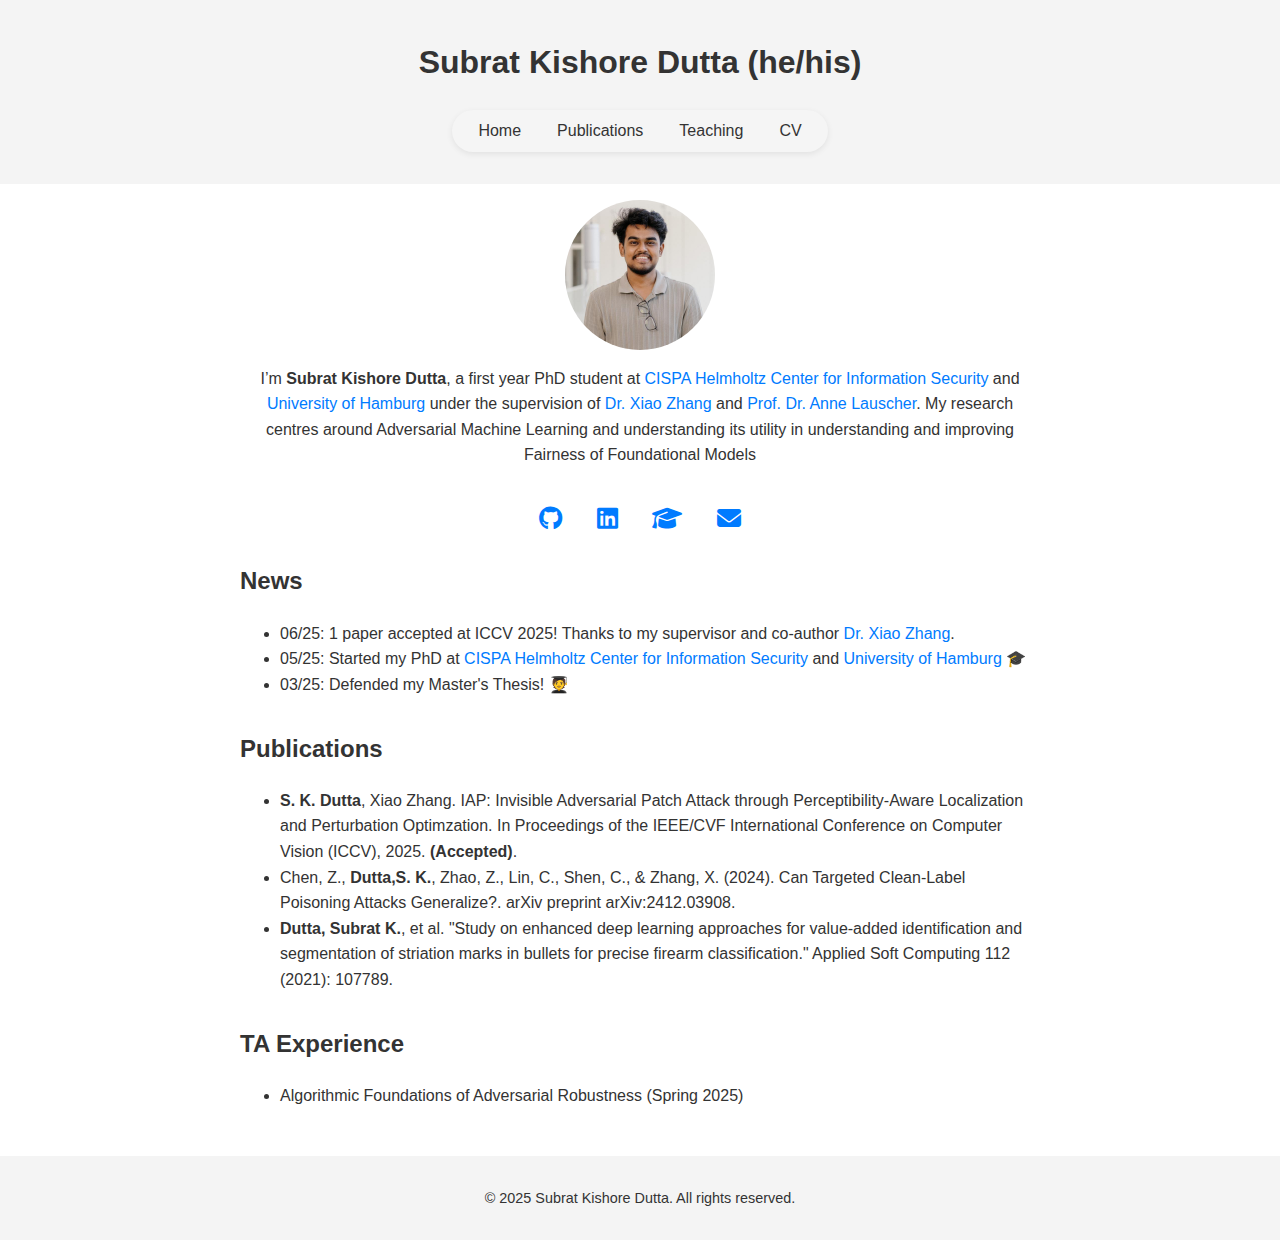
<file: index.html>
<!DOCTYPE html>
<html lang="en">
<head>
  <meta charset="UTF-8" />
  <meta name="viewport" content="width=device-width, initial-scale=1.0" />
  <title>Subrat Kishore Dutta</title>
  <link rel="stylesheet" href="style.css" />
  <link rel="stylesheet" href="https://cdnjs.cloudflare.com/ajax/libs/font-awesome/6.5.0/css/all.min.css">
</head>
<body>
  <header>
    <h1>Subrat Kishore Dutta (he/his)</h1>
    <nav class="nav-pill">
      <ul>
        <li><a href="#home">Home</a></li>
        <li><a href="#publications">Publications</a></li>
        <li><a href="#teaching">Teaching</a></li>
        <li><a href="assets/cv.pdf" target="_blank">CV</a></li>
      </ul>
    </nav>
  </header>

  <main>
    <section id="home" class="intro">
      <div class="intro-container">
      <img src="assets/c01sudu.jpg" alt="Subrat Kishore Dutta" class="profile-img-left" />
      <div class="bio-text">
        <p>I’m <strong>Subrat Kishore Dutta</strong>, a first year PhD student at  <a href="https://cispa.de/en" target="_blank">CISPA Helmholtz Center for Information Security</a> and <a href="https://www.uni-hamburg.de/" target="_blank">University of Hamburg </a> under the supervision of <a href="https://xiao-zhang.net/" target="_blank"> Dr. Xiao Zhang </a> and <a href="https://anne-lauscher.de/" target="_blank"> Prof. Dr. Anne Lauscher</a>. My research centres around Adversarial Machine Learning and understanding its utility in understanding and improving Fairness of Foundational Models </a></p>
      </div>
      <div class="social-icons">
        <a href="https://github.com/subratkishoredutta" target="_blank"><i class="fab fa-github"></i></a>
        <a href="https://www.linkedin.com/in/subrat-kishore-dutta-70a9a316b/" target="_blank"><i class="fab fa-linkedin"></i></a>
        <a href="https://scholar.google.com/citations?user=CuW7OPcAAAAJ&hl=en" target="_blank"><i class="fas fa-graduation-cap"></i></a>
        <a href="mailto:subrat.dutta@cispa.de"><i class="fas fa-envelope"></i></a>
      </div>
      </div>
      <div class="news-section" >
      <h2> News</h2>
      <ul>
        <li>06/25: 1 paper accepted at ICCV 2025! Thanks to my supervisor and co-author <a href="https://xiao-zhang.net/" target="_blank"> Dr. Xiao Zhang</a>.</li>
        <li>05/25: Started my PhD at <a href="https://cispa.de/en" target="_blank">CISPA Helmholtz Center for Information Security</a> and <a href="https://www.uni-hamburg.de/" target="_blank">University of Hamburg</a> 🎓</li>
        <li>03/25: Defended my Master's Thesis! 🧑‍🎓  </li>
      </ul>
      </div>
    </section>

    <section id="publications">
      <h2>Publications</h2>
      <ul>
        <li><strong>S. K. Dutta</strong>, Xiao Zhang. IAP: Invisible Adversarial Patch Attack through Perceptibility‑Aware Localization and
          Perturbation Optimzation. In Proceedings of the IEEE/CVF International Conference on Computer Vision
          (ICCV), 2025. <strong>(Accepted)</strong>.</li>
        <li>Chen, Z., <strong>Dutta,S. K.</strong>, Zhao, Z., Lin, C., Shen, C., & Zhang, X. (2024). Can Targeted Clean-Label Poisoning Attacks Generalize?. arXiv preprint arXiv:2412.03908.</li>
        <li><strong>Dutta, Subrat K.</strong>, et al. "Study on enhanced deep learning approaches for value-added identification and segmentation of striation marks in bullets for precise firearm classification." Applied Soft Computing 112 (2021): 107789.</li>
      </ul>
    </section>

    <section id="teaching">
      <h2>TA Experience</h2>
      <ul>
        <li>Algorithmic Foundations of Adversarial Robustness (Spring 2025)</li>
      </ul>
    </section>
  </main>

  <footer>
    <p>&copy; 2025 Subrat Kishore Dutta. All rights reserved.</p>
  </footer>
</body>
</html>
</file>
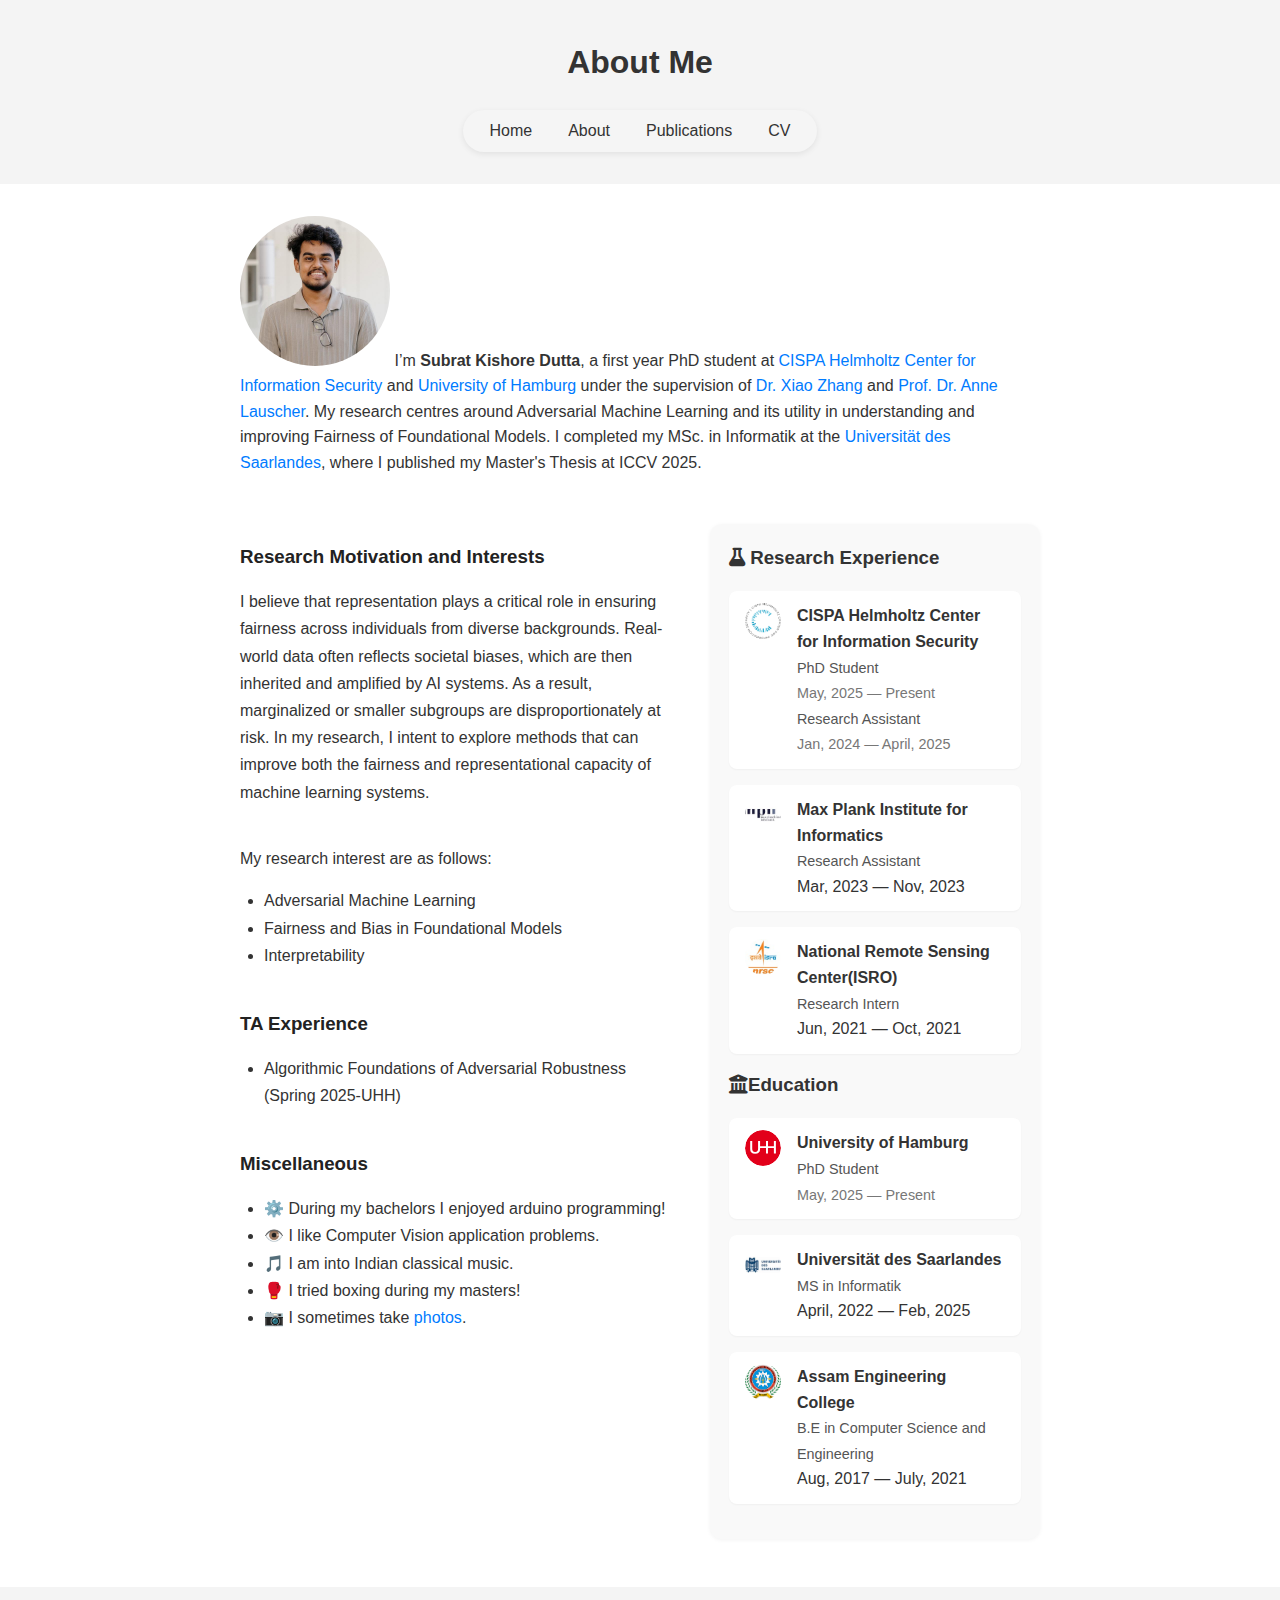
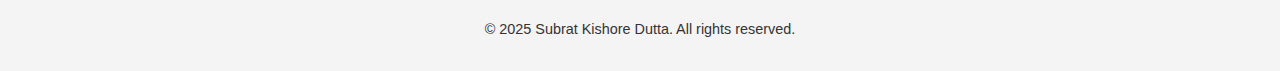
<file: about.html>
<!DOCTYPE html>
<html lang="en">
<head>
  <meta charset="UTF-8" />
  <meta name="viewport" content="width=device-width, initial-scale=1.0"/>
  <title>About - Subrat Kishore Dutta</title>
  <link rel="icon" type="image/png" href="assets/c01sudubw.jpg">
  <link rel="stylesheet" href="style.css"/>
  <link rel="stylesheet" href="https://cdnjs.cloudflare.com/ajax/libs/font-awesome/6.5.0/css/all.min.css"/>
</head>
<body>
  <header>
    <h1>About Me</h1>
    <nav class="nav-pill">
      <ul>
        <li><a href="index.html">Home</a></li>
        <li><a href="about.html">About</a></li>
        <li><a href="index.html#publications">Publications</a></li>
        <li><a href="assets/cv.pdf" target="_blank">CV</a></li>
      </ul>
    </nav>
  </header>

  <main>
    <!-- Bio Section (Top) -->
    <section class="about-bio">
      
      <p>
        <img src="assets/c01sudu.jpg" alt="Subrat Kishore Dutta" class="profile-img-left"/>
        I’m <strong>Subrat Kishore Dutta</strong>, a first year PhD student at
        <a href="https://cispa.de/en" target="_blank">CISPA Helmholtz Center for Information Security</a> and
        <a href="https://www.uni-hamburg.de/" target="_blank">University of Hamburg</a> under the supervision of
        <a href="https://xiao-zhang.net/" target="_blank">Dr. Xiao Zhang</a> and
        <a href="https://anne-lauscher.de/" target="_blank">Prof. Dr. Anne Lauscher</a>.
        My research centres around Adversarial Machine Learning and its utility in understanding and improving
        Fairness of Foundational Models. I completed my MSc. in Informatik at the
        <a href="https://www.uni-saarland.de/en/home.html" target="_blank">Universität des Saarlandes</a>,
        where I published my Master's Thesis at ICCV 2025.
      </p>
    </section>

    <!-- Layout Split -->
    <section class="about-layout">
      <div class="about-left">
        <div class="section">
            <h3>Research Motivation and Interests</h3>
            <p>
                I believe that representation plays a critical role in ensuring fairness across individuals from diverse backgrounds.
                 Real-world data often reflects societal biases, which are then inherited and amplified by AI systems. As a result, 
                 marginalized or smaller subgroups are disproportionately at risk. In my research, I intent to explore methods that can
                  improve both the fairness and representational capacity of machine learning systems.
            </p>
        </div>
        <div class="section">
            My research interest are as follows:
            <ul class="interest-list">
              <li>Adversarial Machine Learning</li>
              <li>Fairness and Bias in Foundational Models</li>
              <li>Interpretability</li>
            </ul>
        </div>

        <div class="section">
            <h3>TA Experience</h3>
            <ul class="interest-list">
              <li>Algorithmic Foundations of Adversarial Robustness (Spring 2025-UHH)</li>
            </ul>
        </div>

        <div class="section">
            <h3>Miscellaneous</h3>
            <p>
                <ul class="interest-list">
                <li>⚙️ During my bachelors I enjoyed arduino programming!</li>
                <li>👁️ I like Computer Vision application problems.</li>
                <li>🎵 I am into Indian classical music.</li>
                <li>🥊 I tried boxing during my masters!</li>
                <li>📷 I sometimes take <a href="https://www.instagram.com/shutter_amplified/" target="_blank">photos</a>.</li>
                </ul>
            </p>
        </div>

      </div>

      <div class="about-right work-box">
        <h3><i class="fas fa-flask"></i> Research Experience</h3>

        <div class="work-entry">
            <img src="assets/cispa.png" alt="CISPA" class="work-logo" />
            <div>
              <strong><a href="https://cispa.de/en" target="_blank">CISPA Helmholtz Center for Information Security</a></strong><br />
              <span class="role">PhD Student</span><br />
              <span class="work-years">May, 2025 — Present</span><br />
              <span class="role">Research Assistant</span><br />
              <span class="work-years">Jan, 2024 — April, 2025</span>
            </div>
          </div>
          

        <div class="work-entry">
          <img src="assets/mpii.jpeg" alt="MPII" class="work-logo" />
          <div>
            <strong><a href="https://www.mpi-inf.mpg.de/departments/computer-vision-and-machine-learning" target="_blank">Max Plank Institute for Informatics</a> </strong><br/>
            <span class="role">Research Assistant</span><br/>
            <span class="dates">Mar, 2023 — Nov, 2023</span>
          </div>
        </div>

        <div class="work-entry">
            <img src="assets/isro.jpeg" alt="ISRO" class="work-logo" />
            <div>
              <strong><a href="https://www.nrsc.gov.in/" target="_blank">National Remote Sensing Center(ISRO)</a></strong><br/>
              <span class="role">Research Intern</span><br/>
              <span class="dates">Jun, 2021 — Oct, 2021</span>
            </div>
          </div>

        <h3><i class="fas fa-university"></i>Education</h3>

        <div class="work-entry">
            <img src="assets/uhh.svg" alt="UHH" class="work-logo" />
            <div>
              <strong><a href="https://www.uni-hamburg.de/" target="_blank">University of Hamburg</a></strong><br />
              <span class="role">PhD Student</span><br />
              <span class="work-years">May, 2025 — Present</span><br />
            </div>
          </div>
          

        <div class="work-entry">
          <img src="assets/sic.jpeg" alt="SIC" class="work-logo" />
          <div>
            <strong><a href="https://www.uni-saarland.de/en/home.html" target="_blank"> Universität des Saarlandes</a></strong><br/>
            <span class="role">MS in Informatik</span><br/>
            <span class="dates">April, 2022 — Feb, 2025</span>
          </div>
        </div>

        <div class="work-entry">
            <img src="assets/aec.png" alt="AEC" class="work-logo" />
            <div>
              <strong><a href="https://www.aec.ac.in/" target="_blank">Assam Engineering College</a></strong><br/>
              <span class="role">B.E in Computer Science and Engineering</span><br/>
              <span class="dates">Aug, 2017 — July, 2021</span>
            </div>
          </div>

      </div>
    </section>
  </main>

  <footer>
    <p>&copy; 2025 Subrat Kishore Dutta. All rights reserved.</p>
  </footer>
</body>
</html>
</file>
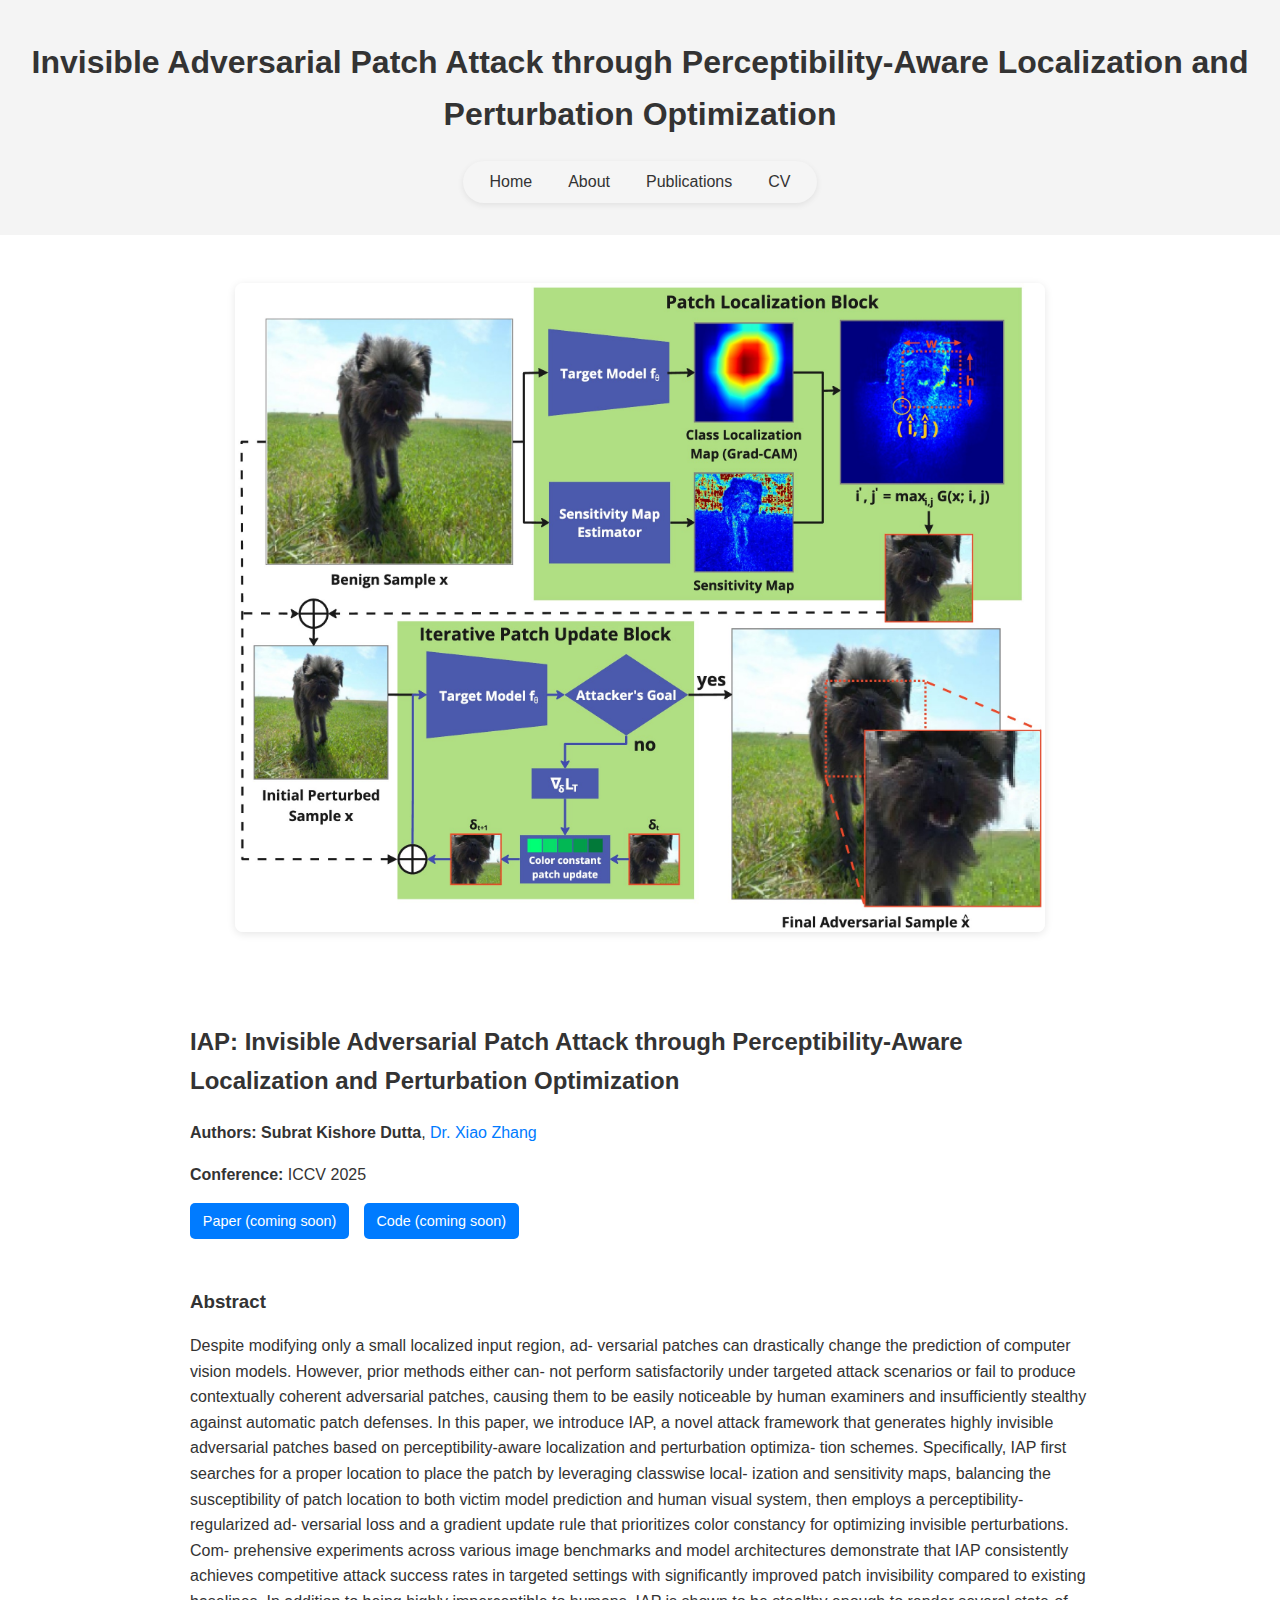
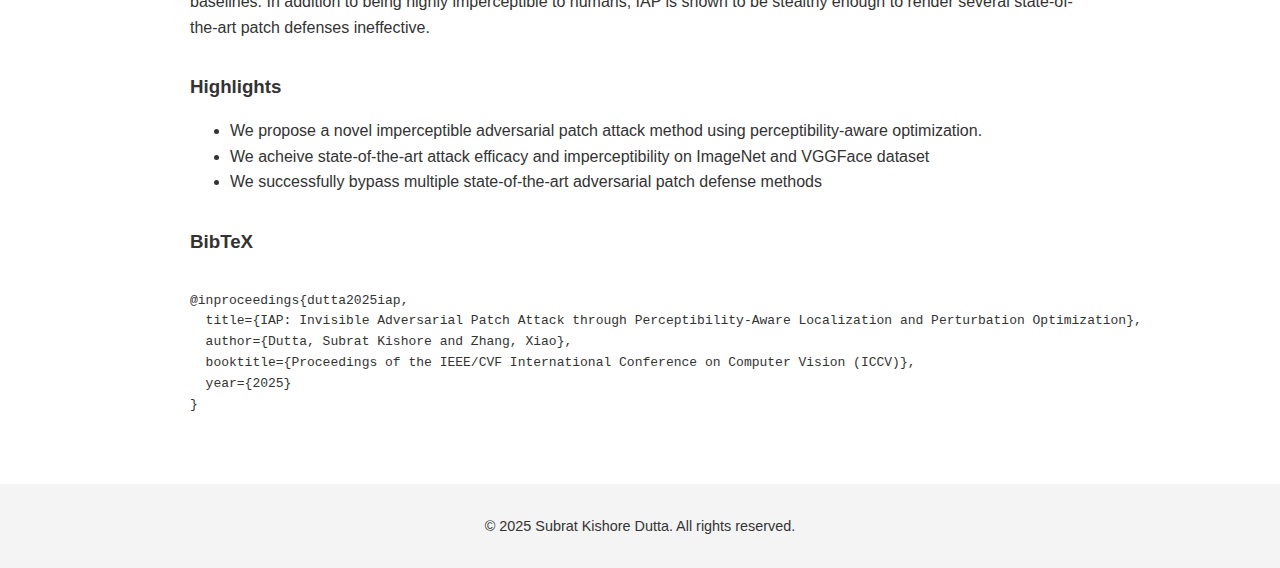
<file: projects/iap.html>
<!DOCTYPE html>
<html lang="en">
<head>
  <meta charset="UTF-8" />
  <meta name="viewport" content="width=device-width, initial-scale=1.0"/>
  <title>IAP: Invisible Adversarial Patch Attack</title>
  <link rel="stylesheet" href="../style.css" />
  <link rel="icon" type="image/png" href="../assets/c01sudubw.jpg" />
</head>
<body>
  <header>
    <h1>Invisible Adversarial Patch Attack through Perceptibility-Aware Localization and Perturbation Optimization</h1>
    <nav class="nav-pill">
      <ul>
        <li><a href="../index.html">Home</a></li>
        <li><a href="../about.html">About</a></li>
        <li><a href="../index.html#publications">Publications</a></li>
        <li><a href="../assets/cv.pdf" target="_blank">CV</a></li>
      </ul>
    </nav>
  </header>

  <main class="project-container">
    <section class="project-hero">
      <div class="project-image-wrapper">
      <img src="../assets/iap.jpg" alt="IAP Teaser" class="project-image" />
      </div>
      <div class="project-meta">
        <h2>IAP: Invisible Adversarial Patch Attack through Perceptibility-Aware Localization and Perturbation Optimization</h2>
        <p><strong>Authors:</strong> <strong href="../index.html">Subrat Kishore Dutta</strong>, <a href="https://xiao-zhang.net/" target="_blank">Dr. Xiao Zhang</a></p>
        <p><strong>Conference:</strong> ICCV 2025</p>
        <p><a href="#" class="pub-btn">Paper (coming soon)</a> <a href="#" class="pub-btn">Code (coming soon)</a></p>
      </div>
    </section>

    <section class="project-content">
      <h3>Abstract</h3>
      <p>
        Despite modifying only a small localized input region, ad-
        versarial patches can drastically change the prediction of
        computer vision models. However, prior methods either can-
        not perform satisfactorily under targeted attack scenarios
        or fail to produce contextually coherent adversarial patches,
        causing them to be easily noticeable by human examiners
        and insufficiently stealthy against automatic patch defenses.
        In this paper, we introduce IAP, a novel attack framework
        that generates highly invisible adversarial patches based on
        perceptibility-aware localization and perturbation optimiza-
        tion schemes. Specifically, IAP first searches for a proper
        location to place the patch by leveraging classwise local-
        ization and sensitivity maps, balancing the susceptibility of
        patch location to both victim model prediction and human
        visual system, then employs a perceptibility-regularized ad-
        versarial loss and a gradient update rule that prioritizes
        color constancy for optimizing invisible perturbations. Com-
        prehensive experiments across various image benchmarks
        and model architectures demonstrate that IAP consistently
        achieves competitive attack success rates in targeted settings
        with significantly improved patch invisibility compared to
        existing baselines. In addition to being highly imperceptible
        to humans, IAP is shown to be stealthy enough to render
        several state-of-the-art patch defenses ineffective.
      </p>

      <h3>Highlights</h3>
      <ul>
        <li>We propose a novel imperceptible adversarial patch attack method using perceptibility-aware optimization.</li>
        <li>We acheive state-of-the-art attack efficacy and imperceptibility on ImageNet and VGGFace dataset</li>
        <li>We successfully bypass multiple state-of-the-art adversarial patch defense methods</li>
      </ul>

      <h3>BibTeX</h3>
      <pre><code>
@inproceedings{dutta2025iap,
  title={IAP: Invisible Adversarial Patch Attack through Perceptibility-Aware Localization and Perturbation Optimization},
  author={Dutta, Subrat Kishore and Zhang, Xiao},
  booktitle={Proceedings of the IEEE/CVF International Conference on Computer Vision (ICCV)},
  year={2025}
}
      </code></pre>
    </section>
  </main>

  <footer>
    <p>&copy; 2025 Subrat Kishore Dutta. All rights reserved.</p>
  </footer>
</body>
</html>
</file>
<file: style.css>
:root {
    --accent-color: #007BFF;
  }
  
  body {
    font-family: sans-serif;
    margin: 0;
    padding: 0;
    line-height: 1.6;
    color: #333;
    background: #fff;
  }
  
  header, footer {
    background: #f4f4f4;
    padding: 1rem;
    text-align: center;
  }
  
  footer {
    font-size: 0.9rem;
  }
  
  main {
    padding: 1rem;
    max-width: 800px;
    margin: auto;
  }
  
  section {
    margin-bottom: 2rem;
  }
  
  nav ul {
    list-style: none;
    padding: 0;
    display: flex;
    justify-content: center;
    flex-wrap: wrap;
  }
  
  nav ul li {
    margin: 0 10px;
  }
  
  nav a {
    text-decoration: none;
    color: #333;
  }
  
  a {
    color: var(--accent-color);
    text-decoration: none;
  }
  
  a:hover, nav a:hover {
    text-decoration: underline;
  }
  
  .nav-pill {
    background-color: #f5f5f5;
    border-radius: 50px;
    padding: 0.5rem 1rem;
    max-width: fit-content;
    margin: 0 auto 1rem auto;
    box-shadow: 0 2px 6px rgba(0,0,0,0.08);
  }
  
  .nav-pill ul {
    display: flex;
    gap: 1rem;
    margin: 0;
  }
  
  .profile-img-left {
    width: 150px;
    height: 150px;
    border-radius: 50%;
    object-fit: cover;
    flex-shrink: 0;
  }
  
  .intro-container {
    display: flex;
    flex-direction: column;
    align-items: center;
    text-align: center;
    margin-bottom: 1.5rem;
  }
  
  .bio-text-centered {
    margin-top: 1rem;
    max-width: 90%;
  }
  
  .social-icons {
    margin-top: 1rem;
    text-align: center;
  }
  
  .social-icons a {
    color: var(--accent-color);
    font-size: 1.5rem;
    margin: 0 15px;
    text-decoration: none;
    transition: color 0.3s;
  }
  
  .social-icons a:hover {
    color: #0056b3;
  }
  
  .news-section {
    width: 100%;
    text-align: left;
  }
  
  @media (max-width: 600px) {
    .intro-container {
      flex-direction: column;
      align-items: center;
      text-align: center;
    }
  
    nav ul li {
      margin: 4px 6px;
    }
  }
  
  /* --- ABOUT PAGE --- */
  
  .about-page {
    padding: 2rem 1rem;
    max-width: 1100px;
    margin: auto;
  }
  
  .about-bio {
    display: flex;
    align-items: center;
    gap: 1.5rem;
    margin-bottom: 2rem;
  }
  
  .about-layout {
    display: flex;
    justify-content: space-between;
    gap: 2rem;
    flex-wrap: wrap;
  }
  
  .about-left {
    flex: 1.5;
    min-width: 300px;
  }
  
  .about-right {
    flex: 1;
    min-width: 260px;
    background: #f9f9f9;
    padding: 1.2rem;
    border-radius: 12px;
    box-shadow: 0 1px 4px rgba(0,0,0,0.05);
  }
  
  .about-right h3 {
    margin-top: 0;
  }
  
  .work-entry {
    display: flex;
    align-items: flex-start;
    gap: 1rem;
    margin-bottom: 1rem;
    background-color: #ffffff;      /*  slightly whiter box */
    padding: 0.75rem 1rem;
    border-radius: 8px;
    box-shadow: 0 1px 2px rgba(0,0,0,0.04); 

  }

  .work-entry a {
    color: inherit;          /* Inherits the surrounding text color */
    text-decoration: none;   /* No underline */
    font-weight: inherit;    /* Inherit font weight from <strong> */
  }
  
  .work-entry a:hover {
    color: var(--accent-color); /* Your custom blue, or any hover color */
    text-decoration: underline; /* Optional: underline on hover */
  }
  
  
  .work-logo {
    width: 36px;
    height: 36px;
    object-fit: cover;
    border-radius: 50%;
    align-self: flex-start;
  }
  
  .work-details {
    flex: 1;
  }
  
  .work-details strong {
    font-weight: 600;
    display: block;
  }
  
  .role {
    font-size: 0.9rem;
    color: #555;
  }
  
  .work-years {
    font-size: 0.9rem;
    color: #777;
    white-space: nowrap;
  }
  
  .cv-button {
    display: block;
    text-align: center;
    margin-top: 1.5rem;
    padding: 0.6rem;
    background: #f1f1f1;
    border-radius: 8px;
    color: #333;
    text-decoration: none;
    font-weight: 500;
  }
  
  .cv-button:hover {
    background: #e0e0e0;
  }
  
  .section {
    margin-bottom: 2.5rem;
  }
  
  .section h3 {
    margin-bottom: 0.75rem;
    color: #222;
  }
  
  .section p {
    font-size: 1rem;
    line-height: 1.7;
  }
  
  .interest-list {
    list-style: disc;
    padding-left: 1.5rem;
    line-height: 1.7;
    margin-bottom: 2rem;
  }

  .publication-entry {
    display: flex;
    gap: 1.5rem;
    margin-bottom: 2rem;
    align-items: flex-start;
  }
  
  .publication-thumb {
    width: 180px;
    height: auto;
    border-radius: 8px;
    object-fit: cover;
    flex-shrink: 0;
  }
  
  .publication-text h4 {
    margin: 0 0 0.5rem 0;
    font-size: 1.05rem;
    color: #0056d2;
  }
  
  .publication-text h4 a {
    color: #0056d2;
    text-decoration: none;
  }
  
  .publication-text h4 a:hover {
    text-decoration: underline;
  }
  
  .publication-text p {
    margin: 0.3rem 0;
    font-size: 0.95rem;
    line-height: 1.4;
  }
  
  .publication-text p a {
    color: #2e3134;
    font-weight: 500;
  }
  
  .publication-text p a:hover {
    text-decoration: underline;
  }

  .pub-links {
    margin-top: 0.5rem;
    display: flex;
    gap: 0.75rem;
  }
  
  .pub-btn {
    display: inline-block;
    padding: 0.4rem 0.8rem;
    background-color: #f1f1f1;
    color: #333;
    font-weight: 500;
    border-radius: 6px;
    font-size: 0.9rem;
    text-decoration: none;
    transition: background-color 0.2s ease;
  }
  
  .pub-btn:hover {
    background-color: #e2e2e2;
  }
  
  .project-container {
    max-width: 900px;
    margin: auto;
    padding: 1rem;
  }
  
  .project-hero {
    display: flex;
    flex-wrap: wrap;
    gap: 2rem;
    align-items: center;
    margin-bottom: 2rem;
  }
  .project-image-wrapper {
    text-align: center;
    margin: 2rem 0;
  }
  
  .project-image {
    max-width: 90%;
    height: auto;
    border-radius: 8px;
    box-shadow: 0 2px 8px rgba(0,0,0,0.1);
  }
  
  .project-meta {
    flex: 1;
  }
  
  .project-content h3 {
    margin-top: 2rem;
    margin-bottom: 0.5rem;
  }
  
  .pub-btn {
    display: inline-block;
    background-color: #007BFF;
    color: white;
    padding: 0.4rem 0.8rem;
    border-radius: 5px;
    margin-right: 10px;
    text-decoration: none;
    font-weight: 500;
  }
  
  .pub-btn:hover {
    background-color: #0056b3;
  }
  
  .paper-meta {
    font-size: 0.9rem;
    color: #666;
    margin-top: 1rem;
    text-align: center;
  }
  
  .paper-meta .date {
    display: block;
    margin-bottom: 0.3rem;
  }
  
  .paper-meta .tags {
    display: block;
    color: #444;
  }

  .paper-meta {
    font-size: 0.9rem;
    color: #555;
    margin-top: 1rem;
    text-align: center;
  }
  
  .paper-meta .date,
  .paper-meta .tags {
    display: block;
    margin-bottom: 0.3rem;
  }
  
  .paper-meta i {
    margin-right: 5px;
    color: #666;
  }
</file>
